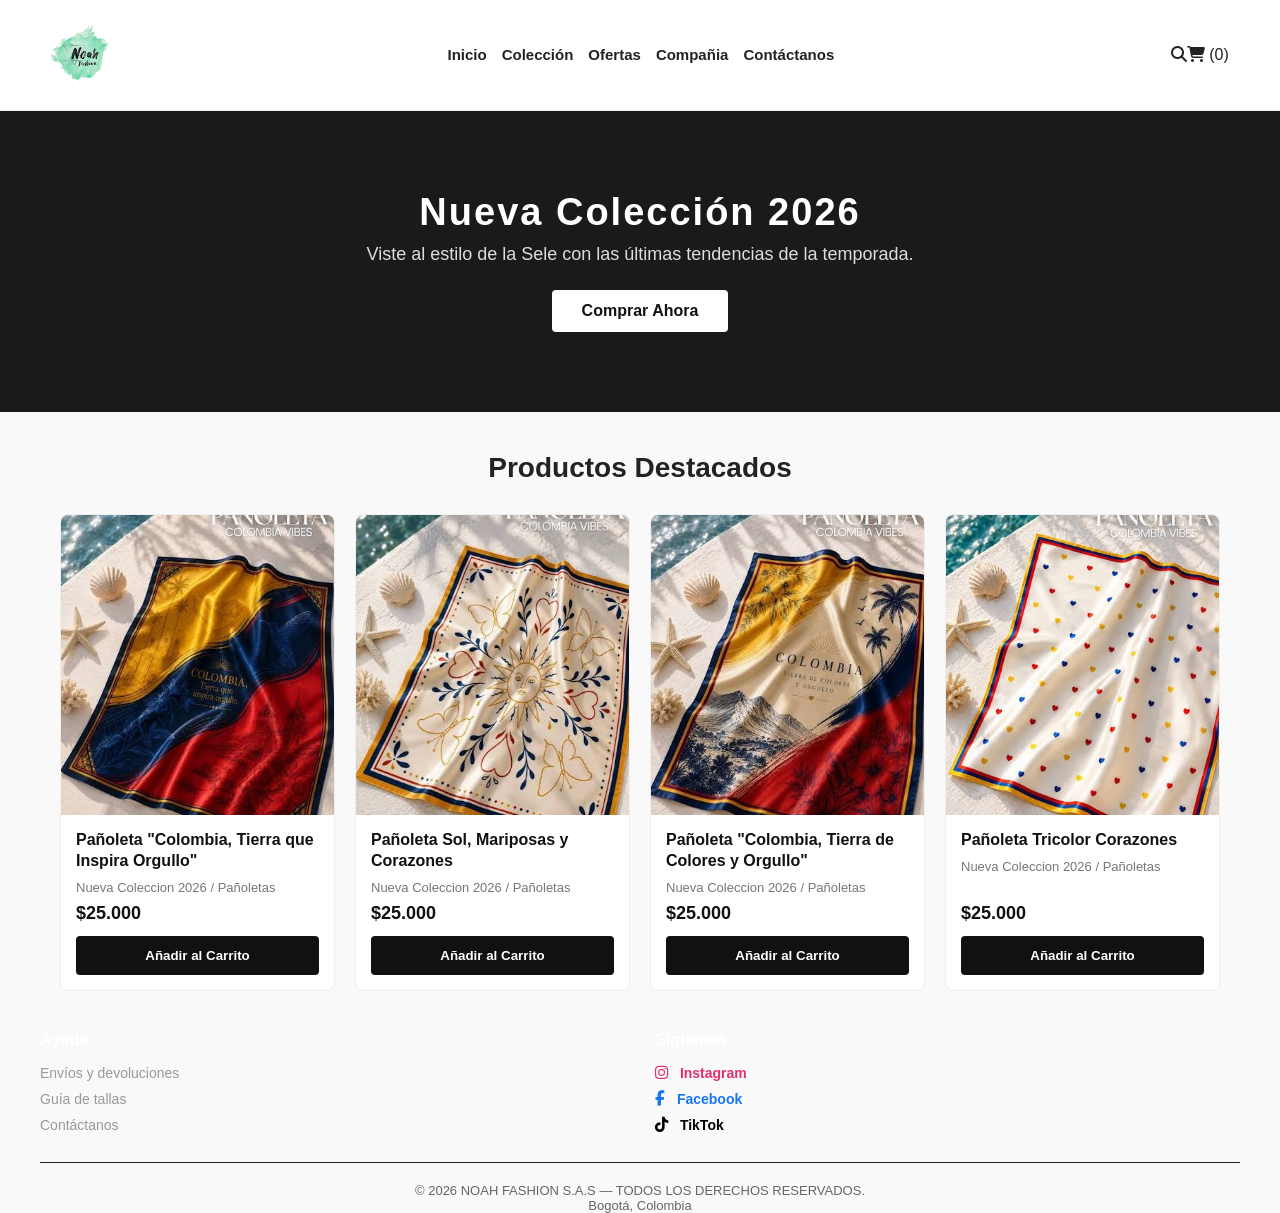
<file: index.html>
<!DOCTYPE html>
<html lang="en">
<head>
    <meta charset="UTF-8">
    <meta name="viewport" content="width=device-width, initial-scale=1.0">
    <link rel="stylesheet" href="https://cdnjs.cloudflare.com/ajax/libs/font-awesome/6.5.1/css/all.min.css">
    <link rel="stylesheet" href="CSS/main.css">
    <title> Noah Fashion | Tienda de Ropa Casual y Tendencias </title>
    <meta name="description" content="Descubre la mejor ropa urbana y de moda casual para hombre y mujer. Envíos a toda Bogotá y calidad garantizada.">
    <meta name="keywords" content="ropa urbana, moda, camisetas, jeans, ropa casual, tienda de ropa">
    <meta name="author" content="Noah Fashion">
    <meta property="og:title" content="Noah Fashion - Tienda Online">
    <meta property="og:description" content="Define tu estilo con las últimas tendencias en ropa urbana.">
    <meta property="og:type" content="website">
    <meta property="og:image" content="https://noah-fashion.netlify.app/img/banner-og.jpg">
</head>
<body>
    <header class="main-header">
        <div class="logo">
            <a>
                <img src="Images/NoahFa-Photoroom.png" alt="Noah Fashion Logo" class="logo-img">
            </a>
        </div>

        <nav class="nav-bar">
            <ul>
                <li><a href="index.html">Inicio</a></li>
                <li><a href="Pages/colección.html">Colección</a></li>
                <li><a href="Pages/ofertas.html" class="link-ofertas">Ofertas</a></li>
                <li><a href="Pages/compañia.html">Compañia</a></li>
                <li><a href="Pages/contáctanos.html">Contáctanos</a></li>
            </ul>
        </nav>

        <div class="user-actions">
            <a href="#buscador-modal" class="icon-btn search-trigger" title="Buscar" aria-label="Abrir buscador">
                <i class="fa-solid fa-magnifying-glass"></i>
            </a>
            <a href="#carrito" class="cart-btn" aria-label="Abrir carrito">
                <i class="fa-solid fa-cart-shopping"></i> (0)
            </a>
        </div>
    </header>

    <section id="inicio" class="hero-banner">
        <div class="hero-content">
            <h2>Nueva Colección 2026</h2>
            <p>Viste al estilo de la Sele con las últimas tendencias de la temporada.</p>
            <a href="#productos" class="btn-primary">Comprar Ahora</a>
        </div>
    </section>

    <main id="productos" class="catalog-container">
        <h2 class="section-title">Productos Destacados</h2>

        <div class="products-grid">
            
            <article class="product-card">
                <div class="product-image">
                    <img src="Images/pañoleta1.jpg" alt="Pañoleta Tricolor">
                </div>
                <div class="product-info">
                    <h3>Pañoleta "Colombia, Tierra que Inspira Orgullo"</h3>
                    <p class="category">Nueva Coleccion 2026 / Pañoletas</p>
                    <p class="price">$25.000</p>
                    <button class="btn-add">Añadir al Carrito</button>
                </div>
            </article>

            <article class="product-card">
                <div class="product-image">
                    <img src="Images/pañoleta2.jpg" alt="Pañoleta Mariposas">
                </div>
                <div class="product-info">
                    <h3>Pañoleta Sol, Mariposas y Corazones</h3>
                    <p class="category">Nueva Coleccion 2026 / Pañoletas</p>
                    <p class="price">$25.000</p>
                    <button class="btn-add">Añadir al Carrito</button>
                </div>
            </article>

            <article class="product-card">
                <div class="product-image">
                    <img src="Images/pañoleta3.jpg" alt="Pañoleta Tricolor y Blanco">
                </div>
                <div class="product-info">
                    <h3>Pañoleta "Colombia, Tierra de Colores y Orgullo"</h3>
                    <p class="category">Nueva Coleccion 2026 / Pañoletas</p>
                    <p class="price">$25.000</p>
                    <button class="btn-add">Añadir al Carrito</button>
                </div>
            </article>

            <article class="product-card">
                <div class="product-image">
                    <img src="Images/pañoleta4.jpg" alt="Pañoleta Tricolor Corazones">
                </div>
                <div class="product-info">
                    <h3>Pañoleta Tricolor Corazones</h3>
                    <p class="category">Nueva Coleccion 2026 / Pañoletas</p>
                    <p class="price">$25.000</p>
                    <button class="btn-add">Añadir al Carrito</button>
                </div>
            </article>
        </div>
    </main>

    <script src="JS/main.js"></script>

    <div id="buscador-modal" class="search-modal">
        <div class="search-modal-content">
            <a href="#" class="close-search">&times;</a>
            <h3>¿Qué estás buscando?</h3>
            <form action="#" method="GET" class="modal-search-form">
                <input type="text" placeholder="Escribe aquí (ej. Camiseta, Jean...)" required>
                <button type="submit" class="btn-primary">Buscar</button>
            </form>
        </div>
    </div>

    <!-- MODAL DEL CARRITO DE COMPRAS -->
    <div id="carrito-modal" class="search-modal">
        <div class="search-modal-content cart-modal-content">
            <a href="#" id="close-cart" class="close-search">&times;</a>
            <h3><i class="fa-solid fa-cart-shopping"></i> Tu Carrito</h3>
            <!-- Lista dinámica de productos -->
            <div id="lista-carrito" class="cart-items-container">
            <!-- Se llena automáticamente con JS -->
            </div>
            <div class="cart-total-box">
                <span>Total:</span>
                <strong id="total-carrito">$0</strong>
            </div>
            
            <div class="cart-actions">
                <button id="vaciar-carrito" class="btn-secondary">Vaciar</button>
                <button id="finalizar-compra" class="btn-checkout-whatsapp">
                    <i class="fa-brands fa-whatsapp"></i> Finalizar por WhatsApp
                </button>
            </div>
        </div>
    </div>

    <!-- MODAL 1: ENVÍOS Y DEVOLUCIONES -->
    <div id="modal-envios" class="search-modal">
        <div class="search-modal-content help-modal-content">
            <a href="#" class="close-search close-help">&times;</a>
            
            <h3><i class="fa-solid fa-truck-fast"></i> Envíos y Devoluciones</h3>
            <div class="help-body">
                <h4>🚚 Políticas de Envío</h4>
                <ul>
                    <li><strong>Envíos Nacionales:</strong> Entrega en 2 a 5 días hábiles a todo el país.</li>
                    <li><strong>Envío Gratis:</strong> En compras superiores a $150.000 COP.</li>
                    <li><strong>Rastreo:</strong> Recibirás un código de seguimiento a tu correo una vez despachado.</li>
                </ul>
                <hr class="help-divider">
                <h4>🔄 Devoluciones y Cambios</h4>
                <ul>
                    <li>Tienes hasta <strong>30 días calendario</strong> tras recibir tu compra para solicitar un cambio.</li>
                    <li>Las prendas deben estar sin usar, con sus etiquetas originales e higiénicas.</li>
                    <li>El primer cambio por talla es 100% gratuito.</li>
                </ul>
            </div>
        </div>
    </div>
    
    <!-- MODAL 2: GUÍA DE TALLAS -->
    <div id="modal-tallas" class="search-modal">
        <div class="search-modal-content help-modal-content">
            <a href="#" class="close-search close-help">&times;</a>
            
            <h3><i class="fa-solid fa-ruler-combined"></i> Guía de Tallas</h3>
            
            <div class="help-body">
                <p>Usa esta tabla como referencia para encontrar tu talla ideal en Noah Fashion:</p>
                
                <table class="size-table">
                    <thead>
                        <tr>
                            <th>Talla</th>
                            <th>Pecho (cm)</th>
                            <th>Cintura (cm)</th>
                            <th>Cadera (cm)</th>
                        </tr>
                    </thead>
                    <tbody>
                        <tr>
                            <td><strong>S</strong></td>
                            <td>88 - 94</td>
                            <td>74 - 80</td>
                            <td>90 - 96</td>
                        </tr>
                        <tr>
                            <td><strong>M</strong></td>
                            <td>95 - 101</td>
                            <td>81 - 87</td>
                            <td>97 - 103</td>
                        </tr>
                        <tr>
                            <td><strong>L</strong></td>
                            <td>102 - 108</td>
                            <td>88 - 94</td>
                            <td>104 - 110</td>
                        </tr>
                        <tr>
                            <td><strong>XL</strong></td>
                            <td>109 - 115</td>
                            <td>95 - 101</td>
                            <td>111 - 117</td>
                        </tr>
                    </tbody>
                </table>
                
                <p class="size-tip">💡 <em>Tip: Si estás entre dos tallas, te recomendamos elegir la más grande para un ajuste oversize más cómodo.</em></p>
            </div>
        </div>
    </div>
    
    <footer>
        <div class="footer-sections">
            <div class="footer-box">
                <h4>Ayuda</h4>
                <ul class="footer-links">
                    <li><a href="#modal-envios" class="open-help-modal">Envíos y devoluciones</a></li>
                    <li><a href="#modal-tallas" class="open-help-modal">Guía de tallas</a></li>
                    <li><a href="contáctanos.html">Contáctanos</a></li>
                </ul>
            </div>
            <div class="footer-box">
                <h4>Síguenos</h4>
                <ul class="social-list">

                    <li>
                        <a href="https://instagram.com" target="_blank" rel="noopener" class="social-link instagram"><i class="fa-brands fa-instagram"></i> Instagram </a>
                    </li>
                    <li>
                        <a href="https://facebook.com" target="_blank" rel="noopener" class="social-link facebook"><i class="fa-brands fa-facebook-f"></i> Facebook</a>
                    </li>
                    <li>
                        <a href="https://tiktok.com" target="_blank" rel="noopener" class="social-link tiktok"><i class="fa-brands fa-tiktok"></i> TikTok</a>
                    </li>
                </ul>
            </div>
        </div>
        <div class="footer-bottom">
            <p>&copy; 2026 NOAH FASHION S.A.S — TODOS LOS DERECHOS RESERVADOS.</p>
            <P>Bogotá, Colombia</P>
        </div>
    </footer>
</body>
</html>
</file>
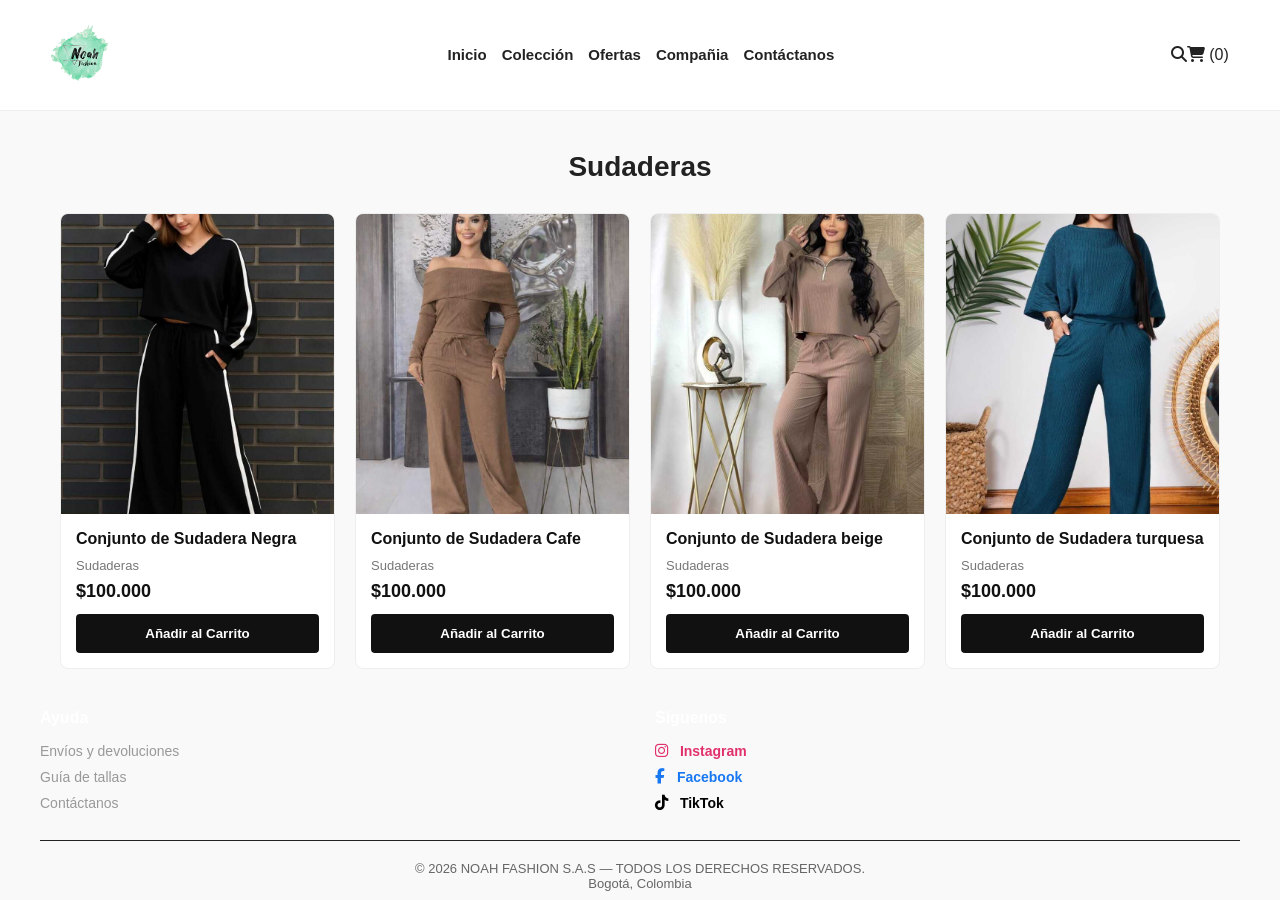
<file: colección.html>
<!DOCTYPE html>
<html lang="es">
<head>
    <meta charset="UTF-8">
    <meta name="viewport" content="width=device-width, initial-scale=1.0">
    <link rel="stylesheet" href="https://cdnjs.cloudflare.com/ajax/libs/font-awesome/6.5.1/css/all.min.css">
    <link rel="stylesheet" href="CSS/main.css">
    <title> Noah Fashion | Tienda de Ropa Casual y Tendencias </title>
    <meta name="description" content="Descubre la mejor ropa urbana y de moda casual para hombre y mujer. Envíos a toda Bogotá y calidad garantizada.">
    <meta name="keywords" content="ropa urbana, moda, camisetas, jeans, ropa casual, tienda de ropa">
    <meta name="author" content="Noah Fashion">
    <meta property="og:title" content="Noah Fashion - Tienda Online">
    <meta property="og:description" content="Define tu estilo con las últimas tendencias en ropa urbana.">
    <meta property="og:type" content="website">
    <meta property="og:image" content="https://noah-fashion.netlify.app/img/banner-og.jpg">
</head>
<body>

    <header class="main-header">
        <div class="logo">
            <a>
                <img src="Images/NoahFa-Photoroom.png" alt="Noah Fashion Logo" class="logo-img">
            </a>
        </div>

        <nav class="nav-bar">
            <ul>
                <li><a href="index.html">Inicio</a></li>
                <li><a href="colección.html">Colección</a></li>
                <li><a href="ofertas.html" class="link-ofertas">Ofertas</a></li>
                <li><a href="compañia.html">Compañia</a></li>
                <li><a href="contáctanos.html">Contáctanos</a></li>
            </ul>
        </nav>

        <div class="user-actions">
            <a href="#buscador-modal" class="icon-btn search-trigger" title="Buscar" aria-label="Abrir buscador">
                <i class="fa-solid fa-magnifying-glass"></i>
            </a>
            <a href="#carrito" class="cart-btn" aria-label="Abrir carrito">
                <i class="fa-solid fa-cart-shopping"></i> (0)
            </a>
        </div>
    </header>

    <main class="catalog-container">
        <h2 class="section-title"> Sudaderas </h2>
        
        <div class="products-grid">
            <article class="product-card">
                <div class="product-image">
                    <img src="Images/Sudadera negra.jpeg" alt="Sudadera Negra">
                </div>
                <div class="product-info">
                    <h3>Conjunto de Sudadera Negra</h3>
                    <p class="category"> Sudaderas </p>
                    <p class="price">$100.000</p>
                    <button class="btn-add">Añadir al Carrito</button>
                </div>
            </article>

            <article class="product-card">
                <div class="product-image">
                    <img src="Images/Sudadera cafe.jpeg" alt="Sudadera cafe">
                </div>
                <div class="product-info">
                    <h3>Conjunto de Sudadera Cafe</h3>
                    <p class="category">Sudaderas</p>
                    <p class="price">$100.000</p>
                    <button class="btn-add">Añadir al Carrito</button>
                </div>
            </article>

            <article class="product-card">
                <div class="product-image">
                    <img src="Images/Sudadera beige.jpeg" alt="Sudadera beige">
                </div>
                <div class="product-info">
                    <h3>Conjunto de Sudadera beige</h3>
                    <p class="category">Sudaderas</p>
                    <p class="price">$100.000</p>
                    <button class="btn-add">Añadir al Carrito</button>
                </div>
            </article>

            <article class="product-card">
                <div class="product-image">
                    <img src="Images/Sudadera turquesa.jpeg" alt="Sudadera turquesa">
                </div>
                <div class="product-info">
                    <h3>Conjunto de Sudadera turquesa</h3>
                    <p class="category">Sudaderas</p>
                    <p class="price">$100.000</p>
                    <button class="btn-add">Añadir al Carrito</button>
                </div>
            </article>
        </div>
    </main>

    <script src="main.js"></script>

    <div id="buscador-modal" class="search-modal">
        <div class="search-modal-content">
            <a href="#" class="close-search">&times;</a>
            <h3>¿Qué estás buscando?</h3>
            <form action="#" method="GET" class="modal-search-form">
                <input type="text" placeholder="Escribe aquí (ej. Camiseta, Jean...)" required>
                <button type="submit" class="btn-primary">Buscar</button>
            </form>
        </div>
    </div>

    <!-- MODAL DEL CARRITO DE COMPRAS -->
    <div id="carrito-modal" class="search-modal">
        <div class="search-modal-content cart-modal-content">
            <a href="#" id="close-cart" class="close-search">&times;</a>
            <h3><i class="fa-solid fa-cart-shopping"></i> Tu Carrito</h3>
            <!-- Lista dinámica de productos -->
            <div id="lista-carrito" class="cart-items-container">
            <!-- Se llena automáticamente con JS -->
            </div>
            <div class="cart-total-box">
                <span>Total:</span>
                <strong id="total-carrito">$0</strong>
            </div>
            
            <div class="cart-actions">
                <button id="vaciar-carrito" class="btn-secondary">Vaciar</button>
                <button id="finalizar-compra" class="btn-checkout-whatsapp">
                    <i class="fa-brands fa-whatsapp"></i> Finalizar por WhatsApp
                </button>
            </div>
        </div>
    </div>

    <!-- MODAL 1: ENVÍOS Y DEVOLUCIONES -->
    <div id="modal-envios" class="search-modal">
        <div class="search-modal-content help-modal-content">
            <a href="#" class="close-search close-help">&times;</a>
            
            <h3><i class="fa-solid fa-truck-fast"></i> Envíos y Devoluciones</h3>
            <div class="help-body">
                <h4>🚚 Políticas de Envío</h4>
                <ul>
                    <li><strong>Envíos Nacionales:</strong> Entrega en 2 a 5 días hábiles a todo el país.</li>
                    <li><strong>Envío Gratis:</strong> En compras superiores a $150.000 COP.</li>
                    <li><strong>Rastreo:</strong> Recibirás un código de seguimiento a tu correo una vez despachado.</li>
                </ul>
                <hr class="help-divider">
                <h4>🔄 Devoluciones y Cambios</h4>
                <ul>
                    <li>Tienes hasta <strong>30 días calendario</strong> tras recibir tu compra para solicitar un cambio.</li>
                    <li>Las prendas deben estar sin usar, con sus etiquetas originales e higiénicas.</li>
                    <li>El primer cambio por talla es 100% gratuito.</li>
                </ul>
            </div>
        </div>
    </div>
    
    <!-- MODAL 2: GUÍA DE TALLAS -->
    <div id="modal-tallas" class="search-modal">
        <div class="search-modal-content help-modal-content">
            <a href="#" class="close-search close-help">&times;</a>
            
            <h3><i class="fa-solid fa-ruler-combined"></i> Guía de Tallas</h3>
            
            <div class="help-body">
                <p>Usa esta tabla como referencia para encontrar tu talla ideal en Noah Fashion:</p>
                
                <table class="size-table">
                    <thead>
                        <tr>
                            <th>Talla</th>
                            <th>Pecho (cm)</th>
                            <th>Cintura (cm)</th>
                            <th>Cadera (cm)</th>
                        </tr>
                    </thead>
                    <tbody>
                        <tr>
                            <td><strong>S</strong></td>
                            <td>88 - 94</td>
                            <td>74 - 80</td>
                            <td>90 - 96</td>
                        </tr>
                        <tr>
                            <td><strong>M</strong></td>
                            <td>95 - 101</td>
                            <td>81 - 87</td>
                            <td>97 - 103</td>
                        </tr>
                        <tr>
                            <td><strong>L</strong></td>
                            <td>102 - 108</td>
                            <td>88 - 94</td>
                            <td>104 - 110</td>
                        </tr>
                        <tr>
                            <td><strong>XL</strong></td>
                            <td>109 - 115</td>
                            <td>95 - 101</td>
                            <td>111 - 117</td>
                        </tr>
                    </tbody>
                </table>
                
                <p class="size-tip">💡 <em>Tip: Si estás entre dos tallas, te recomendamos elegir la más grande para un ajuste oversize más cómodo.</em></p>
            </div>
        </div>
    </div>

    <footer>
        <div class="footer-sections">
            <div class="footer-box">
                <h4>Ayuda</h4>
                <ul class="footer-links">
                    <li><a href="#modal-envios" class="open-help-modal">Envíos y devoluciones</a></li>
                    <li><a href="#modal-tallas" class="open-help-modal">Guía de tallas</a></li>
                    <li><a href="contáctanos.html">Contáctanos</a></li>
                </ul>
            </div>
            <div class="footer-box">
                <h4>Síguenos</h4>
                <ul class="social-list">

                    <li>
                        <a href="https://instagram.com" target="_blank" rel="noopener" class="social-link instagram"><i class="fa-brands fa-instagram"></i> Instagram </a>
                    </li>
                    <li>
                        <a href="https://facebook.com" target="_blank" rel="noopener" class="social-link facebook"><i class="fa-brands fa-facebook-f"></i> Facebook</a>
                    </li>
                    <li>
                        <a href="https://tiktok.com" target="_blank" rel="noopener" class="social-link tiktok"><i class="fa-brands fa-tiktok"></i> TikTok</a>
                    </li>
                </ul>
            </div>
        </div>
        <div class="footer-bottom">
            <p>&copy; 2026 NOAH FASHION S.A.S — TODOS LOS DERECHOS RESERVADOS.</p>
            <P>Bogotá, Colombia</P>
        </div>
    </footer>

</body>
</html>
</file>
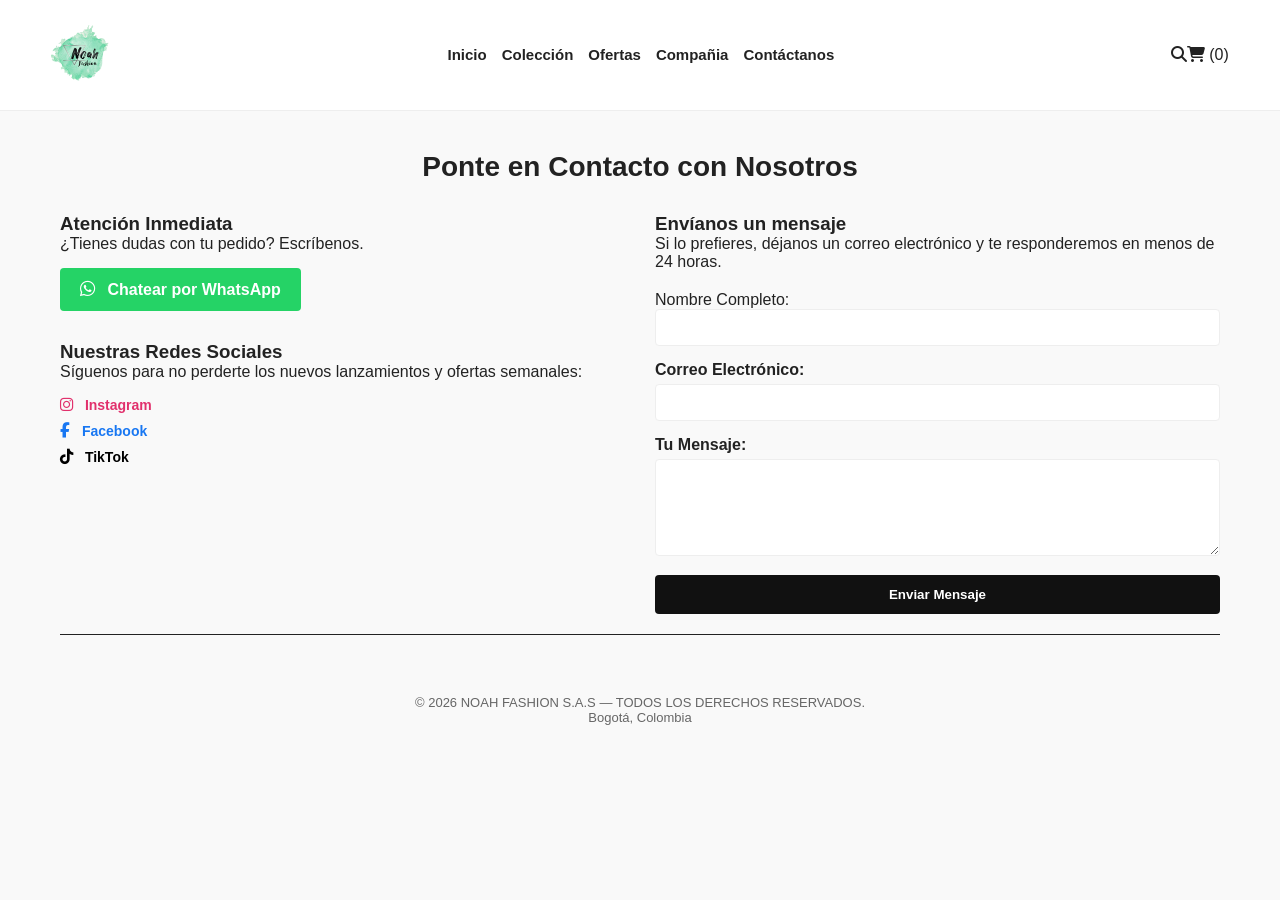
<file: contáctanos.html>
<!DOCTYPE html>
<html lang="es">
<head>
    <meta charset="UTF-8">
    <meta name="viewport" content="width=device-width, initial-scale=1.0">
    <link rel="stylesheet" href="https://cdnjs.cloudflare.com/ajax/libs/font-awesome/6.5.1/css/all.min.css">
    <link rel="stylesheet" href="CSS/main.css">
    <title> Noah Fashion | Tienda de Ropa Casual y Tendencias </title>
    <meta name="description" content="Descubre la mejor ropa urbana y de moda casual para hombre y mujer. Envíos a toda Bogotá y calidad garantizada.">
    <meta name="keywords" content="ropa urbana, moda, camisetas, jeans, ropa casual, tienda de ropa">
    <meta name="author" content="Noah Fashion">
    <meta property="og:title" content="Noah Fashion - Tienda Online">
    <meta property="og:description" content="Define tu estilo con las últimas tendencias en ropa urbana.">
    <meta property="og:type" content="website">
    <meta property="og:image" content="https://noah-fashion.netlify.app/img/banner-og.jpg">
</head>
<body>

    <header class="main-header">
        <div class="logo">
            <a>
                <img src="Images/NoahFa-Photoroom.png" alt="Noah Fashion Logo" class="logo-img">
            </a>
        </div>
        <nav class="nav-bar">
            <ul>
                <li><a href="index.html">Inicio</a></li>
                <li><a href="colección.html">Colección</a></li>
                <li><a href="ofertas.html" class="link-ofertas">Ofertas</a></li>
                <li><a href="compañia.html">Compañia</a></li>
                <li><a href="contáctanos.html">Contáctanos</a></li>
            </ul>
        </nav>
        <div class="user-actions">
            <a href="#buscador-modal" class="icon-btn search-trigger" title="Buscar" aria-label="Abrir buscador">
                <i class="fa-solid fa-magnifying-glass"></i>
            </a>
            <a href="#carrito" class="cart-btn" aria-label="Abrir carrito">
                <i class="fa-solid fa-cart-shopping"></i> (0)
            </a>
        </div>
    </header>

    <main class="catalog-container">
        <h2 class="section-title">Ponte en Contacto con Nosotros</h2>
        
        <div class="footer-sections contact-container">
            
            <div class="footer-box contact-box contact-box-left">
                <h3>Atención Inmediata</h3>
                <p>¿Tienes dudas con tu pedido? Escríbenos.</p>
                
                <a href="https://wa.me/573203135812?text=Hola!%20Me%20gustaría%20hacer%20un%20pedido%20en%20la%20tienda%20Noah%20Fashion" 
                   target="_blank" 
                   class="btn-primary btn-whatsapp">
                   <i class="fa-brands fa-whatsapp"></i> Chatear por WhatsApp
                </a>

                <h3>Nuestras Redes Sociales</h3>
                <p>Síguenos para no perderte los nuevos lanzamientos y ofertas semanales:</p>
                
                <ul class="social-list">

                    <li>
                        <a href="https://instagram.com" target="_blank" rel="noopener" class="social-link instagram"><i class="fa-brands fa-instagram"></i> Instagram </a>
                    </li>
                    <li>
                        <a href="https://facebook.com" target="_blank" rel="noopener" class="social-link facebook"><i class="fa-brands fa-facebook-f"></i> Facebook</a>
                    </li>
                    <li>
                        <a href="https://tiktok.com" target="_blank" rel="noopener" class="social-link tiktok"><i class="fa-brands fa-tiktok"></i> TikTok</a>
                    </li>
                </ul>
            </div>

            <div class="footer-box contact-box">
                <h3>Envíanos un mensaje</h3>
                <p>Si lo prefieres, déjanos un correo electrónico y te responderemos en menos de 24 horas.</p>
                
                <form action="#" method="POST" class="contact-form">
                    <div class="form-group">
                        <label">Nombre Completo:</label>
                        <input type="text" class="form-control" required>
                    </div>
                    
                    <div class="form-group">
                        <label>Correo Electrónico:</label>
                        <input type="email" class="form-control" required>
                    </div>
                    
                    <div class="form-group">
                        <label>Tu Mensaje:</label>
                        <textarea class="form-control" rows="5" required></textarea>
                    </div>
                    
                    <button type="submit" class="btn-add">Enviar Mensaje</button>
                </form>
            </div>

        </div>
    </main>

    <script src="main.js"></script>

    <div id="buscador-modal" class="search-modal">
        <div class="search-modal-content">
            <a href="#" class="close-search">&times;</a>
            <h3>¿Qué estás buscando?</h3>
            <form action="#" method="GET" class="modal-search-form">
                <input type="text" placeholder="Escribe aquí (ej. Camiseta, Jean...)" required>
                <button type="submit" class="btn-primary">Buscar</button>
            </form>
        </div>
    </div>

    <!-- MODAL DEL CARRITO DE COMPRAS -->
    <div id="carrito-modal" class="search-modal">
        <div class="search-modal-content cart-modal-content">
            <a href="#" id="close-cart" class="close-search">&times;</a>
            <h3><i class="fa-solid fa-cart-shopping"></i> Tu Carrito</h3>
            <!-- Lista dinámica de productos -->
             <div id="lista-carrito" class="cart-items-container">
            <!-- Se llena automáticamente con JS -->
            </div>
            <div class="cart-total-box">
                <span>Total:</span>
                <strong id="total-carrito">$0</strong>
            </div>
            
            <div class="cart-actions">
                <button id="vaciar-carrito" class="btn-secondary">Vaciar</button>
                <button id="finalizar-compra" class="btn-checkout-whatsapp">
                    <i class="fa-brands fa-whatsapp"></i> Finalizar por WhatsApp
                </button>
            </div>
        </div>
    </div>

    <footer>
        <div class="footer-bottom">
            <p>&copy; 2026 NOAH FASHION S.A.S — TODOS LOS DERECHOS RESERVADOS.</p>
            <P>Bogotá, Colombia</P>
        </div>
    </footer>

</body>
</html>
</file>
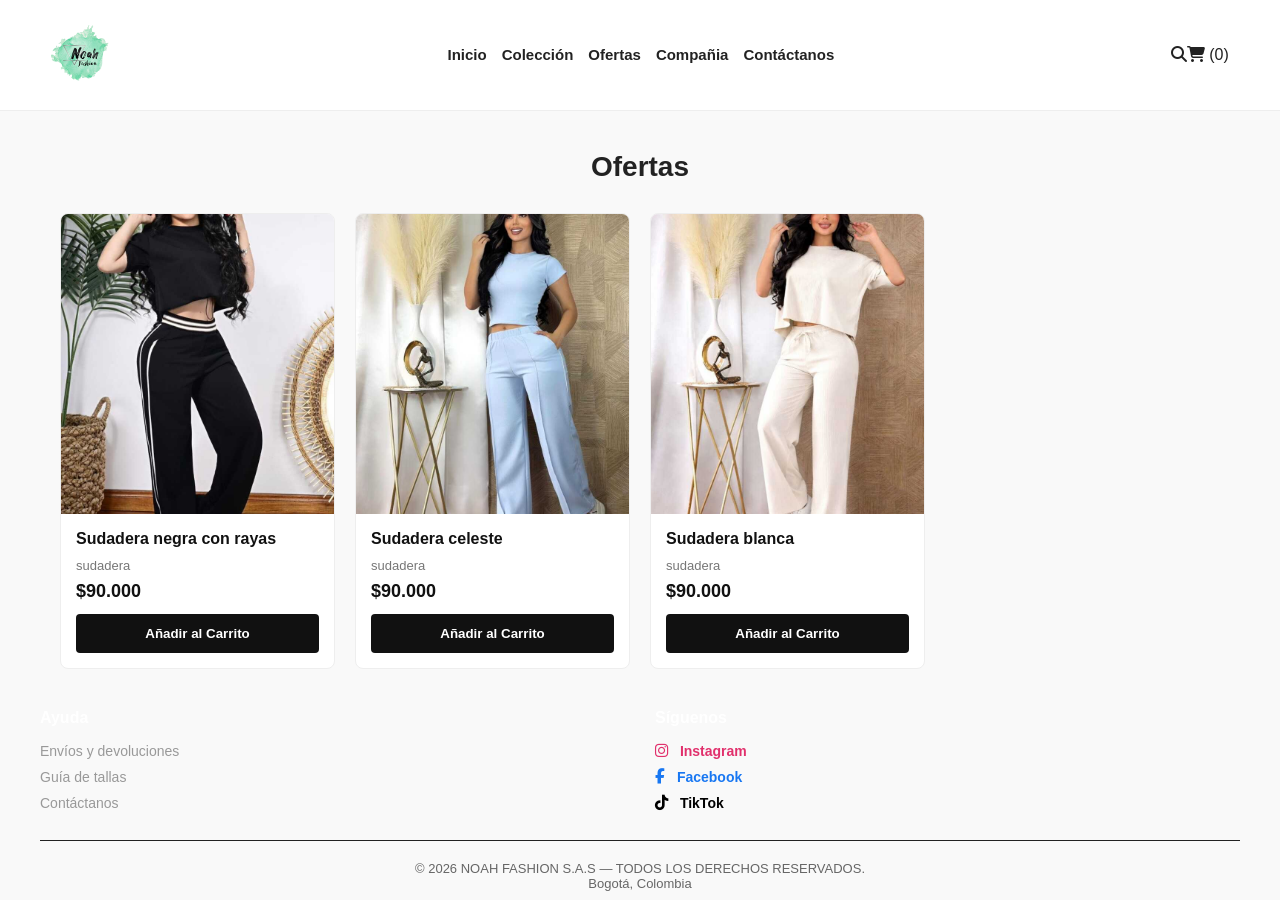
<file: ofertas.html>
<!DOCTYPE html>
<html lang="es">
<head>
    <meta charset="UTF-8">
    <meta name="viewport" content="width=device-width, initial-scale=1.0">
    <link rel="stylesheet" href="https://cdnjs.cloudflare.com/ajax/libs/font-awesome/6.5.1/css/all.min.css">
    <link rel="stylesheet" href="CSS/main.css">
    <title> Noah Fashion | Tienda de Ropa Casual y Tendencias </title>
    <meta name="description" content="Descubre la mejor ropa urbana y de moda casual para hombre y mujer. Envíos a toda Bogotá y calidad garantizada.">
    <meta name="keywords" content="ropa urbana, moda, camisetas, jeans, ropa casual, tienda de ropa">
    <meta name="author" content="Noah Fashion">
    <meta property="og:title" content="Noah Fashion - Tienda Online">
    <meta property="og:description" content="Define tu estilo con las últimas tendencias en ropa urbana.">
    <meta property="og:type" content="website">
    <meta property="og:image" content="https://noah-fashion.netlify.app/img/banner-og.jpg">
</head>
<body>

    <header class="main-header">
         <div class="logo">
            <a>
                <img src="Images/NoahFa-Photoroom.png" alt="Noah Fashion Logo" class="logo-img">
            </a>
        </div>
        <nav class="nav-bar">
            <ul>
                <li><a href="index.html">Inicio</a></li>
                <li><a href="colección.html">Colección</a></li>
                <li><a href="ofertas.html" class="link-ofertas">Ofertas</a></li>
                <li><a href="compañia.html">Compañia</a></li>
                <li><a href="contáctanos.html">Contáctanos</a></li>
            </ul>
        </nav>
        <div class="user-actions">
            <a href="#buscador-modal" class="icon-btn search-trigger" title="Buscar" aria-label="Abrir buscador">
                <i class="fa-solid fa-magnifying-glass"></i>
            </a>
            <a href="#carrito" class="cart-btn" aria-label="Abrir carrito">
                <i class="fa-solid fa-cart-shopping"></i> (0)
            </a>
        </div>
    </header>

    <main class="catalog-container">
        <h2 class="section-title">Ofertas</h2>
        
        <div class="products-grid">
        
            <article class="product-card">
                <div class="product-image">
                    <img src="Images/Sudadera negra con rayas.jpeg" alt="Sudadera negra con rayas">
                </div>
                <div class="product-info">
                    <h3>Sudadera negra con rayas</h3>
                    <p class="category">sudadera</p>
                    <p class="price">$90.000</p>
                    <button class="btn-add">Añadir al Carrito</button>
                </div>
            </article>

            <article class="product-card">
                    <div class="product-image">
                    <img src="Images/Sudadera celeste.jpeg" alt="Sudadera celeste">
                </div>
                <div class="product-info">
                    <h3>Sudadera celeste</h3>
                    <p class="category">sudadera</p>
                    <p class="price">$90.000</p>
                    <button class="btn-add">Añadir al Carrito</button>
                </div>
            </article>

            <article class="product-card">
                    <div class="product-image">
                    <img src="Images/Sudadera blanca.jpeg" alt="Sudadera blanca">
                </div>
                <div class="product-info">
                    <h3>Sudadera blanca</h3>
                    <p class="category">sudadera</p>
                    <p class="price">$90.000</p>
                    <button class="btn-add">Añadir al Carrito</button>
                </div>
            </article>
        </div>   
    </main>

    <script src="main.js"></script>

    <div id="buscador-modal" class="search-modal">
        <div class="search-modal-content">
            <a href="#" class="close-search">&times;</a>
            <h3>¿Qué estás buscando?</h3>
            <form action="#" method="GET" class="modal-search-form">
                <input type="text" placeholder="Escribe aquí (ej. Camiseta, Jean...)" required>
                <button type="submit" class="btn-primary">Buscar</button>
            </form>
        </div>
    </div>

    <!-- MODAL DEL CARRITO DE COMPRAS -->
    <div id="carrito-modal" class="search-modal">
        <div class="search-modal-content cart-modal-content">
            <a href="#" id="close-cart" class="close-search">&times;</a>
            <h3><i class="fa-solid fa-cart-shopping"></i> Tu Carrito</h3>
            <!-- Lista dinámica de productos -->
            <div id="lista-carrito" class="cart-items-container">
            <!-- Se llena automáticamente con JS -->
            </div>
            <div class="cart-total-box">
                <span>Total:</span>
                <strong id="total-carrito">$0</strong>
            </div>
            
            <div class="cart-actions">
                <button id="vaciar-carrito" class="btn-secondary">Vaciar</button>
                <button id="finalizar-compra" class="btn-checkout-whatsapp">
                    <i class="fa-brands fa-whatsapp"></i> Finalizar por WhatsApp
                </button>
            </div>
        </div>
    </div>

    <!-- MODAL 1: ENVÍOS Y DEVOLUCIONES -->
    <div id="modal-envios" class="search-modal">
        <div class="search-modal-content help-modal-content">
            <a href="#" class="close-search close-help">&times;</a>
            
            <h3><i class="fa-solid fa-truck-fast"></i> Envíos y Devoluciones</h3>
            <div class="help-body">
                <h4>🚚 Políticas de Envío</h4>
                <ul>
                    <li><strong>Envíos Nacionales:</strong> Entrega en 2 a 5 días hábiles a todo el país.</li>
                    <li><strong>Envío Gratis:</strong> En compras superiores a $150.000 COP.</li>
                    <li><strong>Rastreo:</strong> Recibirás un código de seguimiento a tu correo una vez despachado.</li>
                </ul>
                <hr class="help-divider">
                <h4>🔄 Devoluciones y Cambios</h4>
                <ul>
                    <li>Tienes hasta <strong>30 días calendario</strong> tras recibir tu compra para solicitar un cambio.</li>
                    <li>Las prendas deben estar sin usar, con sus etiquetas originales e higiénicas.</li>
                    <li>El primer cambio por talla es 100% gratuito.</li>
                </ul>
            </div>
        </div>
    </div>
    
    <!-- MODAL 2: GUÍA DE TALLAS -->
    <div id="modal-tallas" class="search-modal">
        <div class="search-modal-content help-modal-content">
            <a href="#" class="close-search close-help">&times;</a>
            
            <h3><i class="fa-solid fa-ruler-combined"></i> Guía de Tallas</h3>
            
            <div class="help-body">
                <p>Usa esta tabla como referencia para encontrar tu talla ideal en Noah Fashion:</p>
                
                <table class="size-table">
                    <thead>
                        <tr>
                            <th>Talla</th>
                            <th>Pecho (cm)</th>
                            <th>Cintura (cm)</th>
                            <th>Cadera (cm)</th>
                        </tr>
                    </thead>
                    <tbody>
                        <tr>
                            <td><strong>S</strong></td>
                            <td>88 - 94</td>
                            <td>74 - 80</td>
                            <td>90 - 96</td>
                        </tr>
                        <tr>
                            <td><strong>M</strong></td>
                            <td>95 - 101</td>
                            <td>81 - 87</td>
                            <td>97 - 103</td>
                        </tr>
                        <tr>
                            <td><strong>L</strong></td>
                            <td>102 - 108</td>
                            <td>88 - 94</td>
                            <td>104 - 110</td>
                        </tr>
                        <tr>
                            <td><strong>XL</strong></td>
                            <td>109 - 115</td>
                            <td>95 - 101</td>
                            <td>111 - 117</td>
                        </tr>
                    </tbody>
                </table>
                
                <p class="size-tip">💡 <em>Tip: Si estás entre dos tallas, te recomendamos elegir la más grande para un ajuste oversize más cómodo.</em></p>
            </div>
        </div>
    </div>

    <footer>
        <div class="footer-sections">
            <div class="footer-box">
                <h4>Ayuda</h4>
                <ul class="footer-links">
                    <li><a href="#modal-envios" class="open-help-modal">Envíos y devoluciones</a></li>
                    <li><a href="#modal-tallas" class="open-help-modal">Guía de tallas</a></li>
                    <li><a href="contáctanos.html">Contáctanos</a></li>
                </ul>
            </div>
            <div class="footer-box">
                <h4>Síguenos</h4>
                <ul class="social-list">

                    <li>
                        <a href="https://instagram.com" target="_blank" rel="noopener" class="social-link instagram"><i class="fa-brands fa-instagram"></i> Instagram </a>
                    </li>
                    <li>
                        <a href="https://facebook.com" target="_blank" rel="noopener" class="social-link facebook"><i class="fa-brands fa-facebook-f"></i> Facebook</a>
                    </li>
                    <li>
                        <a href="https://tiktok.com" target="_blank" rel="noopener" class="social-link tiktok"><i class="fa-brands fa-tiktok"></i> TikTok</a>
                    </li>
                </ul>
            </div>
        </div>
        <div class="footer-bottom">
            <p>&copy; 2026 NOAH FASHION S.A.S — TODOS LOS DERECHOS RESERVADOS.</p>
            <P>Bogotá, Colombia</P>
        </div>
    </footer>
</body>
</html>
</file>
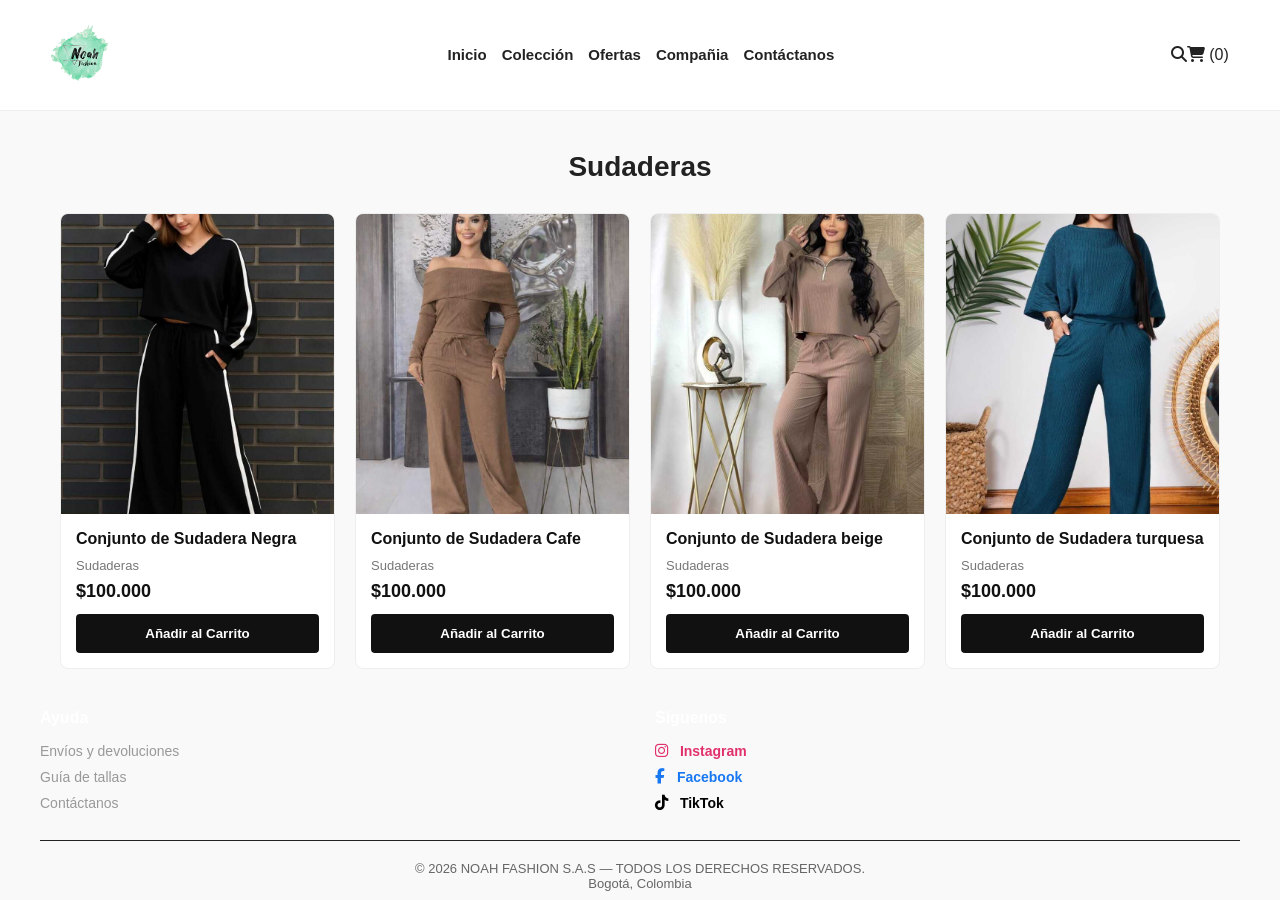
<file: Pages/colección.html>
<!DOCTYPE html>
<html lang="es">
<head>
    <meta charset="UTF-8">
    <meta name="viewport" content="width=device-width, initial-scale=1.0">
    <link rel="stylesheet" href="https://cdnjs.cloudflare.com/ajax/libs/font-awesome/6.5.1/css/all.min.css">
    <link rel="stylesheet" href="../CSS/main.css">
    <title> Noah Fashion | Tienda de Ropa Casual y Tendencias </title>
    <meta name="description" content="Descubre la mejor ropa urbana y de moda casual para hombre y mujer. Envíos a toda Bogotá y calidad garantizada.">
    <meta name="keywords" content="ropa urbana, moda, camisetas, jeans, ropa casual, tienda de ropa">
    <meta name="author" content="Noah Fashion">
    <meta property="og:title" content="Noah Fashion - Tienda Online">
    <meta property="og:description" content="Define tu estilo con las últimas tendencias en ropa urbana.">
    <meta property="og:type" content="website">
    <meta property="og:image" content="https://noah-fashion.netlify.app/img/banner-og.jpg">
</head>
<body>

    <header class="main-header">
        <div class="logo">
            <a>
                <img src="../Images/NoahFa-Photoroom.png" alt="Noah Fashion Logo" class="logo-img">
            </a>
        </div>

        <nav class="nav-bar">
            <ul>
                <li><a href="../index.html">Inicio</a></li>
                <li><a href="colección.html">Colección</a></li>
                <li><a href="ofertas.html" class="link-ofertas">Ofertas</a></li>
                <li><a href="compañia.html">Compañia</a></li>
                <li><a href="contáctanos.html">Contáctanos</a></li>
            </ul>
        </nav>

        <div class="user-actions">
            <a href="#buscador-modal" class="icon-btn search-trigger" title="Buscar" aria-label="Abrir buscador">
                <i class="fa-solid fa-magnifying-glass"></i>
            </a>
            <a href="#carrito" class="cart-btn" aria-label="Abrir carrito">
                <i class="fa-solid fa-cart-shopping"></i> (0)
            </a>
        </div>
    </header>

    <main class="catalog-container">
        <h2 class="section-title"> Sudaderas </h2>
        
        <div class="products-grid">
            <article class="product-card">
                <div class="product-image">
                    <img src="../Images/Sudadera negra.jpeg" alt="Sudadera Negra">
                </div>
                <div class="product-info">
                    <h3>Conjunto de Sudadera Negra</h3>
                    <p class="category"> Sudaderas </p>
                    <p class="price">$100.000</p>
                    <button class="btn-add">Añadir al Carrito</button>
                </div>
            </article>

            <article class="product-card">
                <div class="product-image">
                    <img src="../Images/Sudadera cafe.jpeg" alt="Sudadera cafe">
                </div>
                <div class="product-info">
                    <h3>Conjunto de Sudadera Cafe</h3>
                    <p class="category">Sudaderas</p>
                    <p class="price">$100.000</p>
                    <button class="btn-add">Añadir al Carrito</button>
                </div>
            </article>

            <article class="product-card">
                <div class="product-image">
                    <img src="../Images/Sudadera beige.jpeg" alt="Sudadera beige">
                </div>
                <div class="product-info">
                    <h3>Conjunto de Sudadera beige</h3>
                    <p class="category">Sudaderas</p>
                    <p class="price">$100.000</p>
                    <button class="btn-add">Añadir al Carrito</button>
                </div>
            </article>

            <article class="product-card">
                <div class="product-image">
                    <img src="../Images/Sudadera turquesa.jpeg" alt="Sudadera turquesa">
                </div>
                <div class="product-info">
                    <h3>Conjunto de Sudadera turquesa</h3>
                    <p class="category">Sudaderas</p>
                    <p class="price">$100.000</p>
                    <button class="btn-add">Añadir al Carrito</button>
                </div>
            </article>
        </div>
    </main>

    <script src="../JS/main.js"></script>

    <div id="buscador-modal" class="search-modal">
        <div class="search-modal-content">
            <a href="#" class="close-search">&times;</a>
            <h3>¿Qué estás buscando?</h3>
            <form action="#" method="GET" class="modal-search-form">
                <input type="text" placeholder="Escribe aquí (ej. Camiseta, Jean...)" required>
                <button type="submit" class="btn-primary">Buscar</button>
            </form>
        </div>
    </div>

    <!-- MODAL DEL CARRITO DE COMPRAS -->
    <div id="carrito-modal" class="search-modal">
        <div class="search-modal-content cart-modal-content">
            <a href="#" id="close-cart" class="close-search">&times;</a>
            <h3><i class="fa-solid fa-cart-shopping"></i> Tu Carrito</h3>
            <!-- Lista dinámica de productos -->
            <div id="lista-carrito" class="cart-items-container">
            <!-- Se llena automáticamente con JS -->
            </div>
            <div class="cart-total-box">
                <span>Total:</span>
                <strong id="total-carrito">$0</strong>
            </div>
            
            <div class="cart-actions">
                <button id="vaciar-carrito" class="btn-secondary">Vaciar</button>
                <button id="finalizar-compra" class="btn-checkout-whatsapp">
                    <i class="fa-brands fa-whatsapp"></i> Finalizar por WhatsApp
                </button>
            </div>
        </div>
    </div>

    <!-- MODAL 1: ENVÍOS Y DEVOLUCIONES -->
    <div id="modal-envios" class="search-modal">
        <div class="search-modal-content help-modal-content">
            <a href="#" class="close-search close-help">&times;</a>
            
            <h3><i class="fa-solid fa-truck-fast"></i> Envíos y Devoluciones</h3>
            <div class="help-body">
                <h4>🚚 Políticas de Envío</h4>
                <ul>
                    <li><strong>Envíos Nacionales:</strong> Entrega en 2 a 5 días hábiles a todo el país.</li>
                    <li><strong>Envío Gratis:</strong> En compras superiores a $150.000 COP.</li>
                    <li><strong>Rastreo:</strong> Recibirás un código de seguimiento a tu correo una vez despachado.</li>
                </ul>
                <hr class="help-divider">
                <h4>🔄 Devoluciones y Cambios</h4>
                <ul>
                    <li>Tienes hasta <strong>30 días calendario</strong> tras recibir tu compra para solicitar un cambio.</li>
                    <li>Las prendas deben estar sin usar, con sus etiquetas originales e higiénicas.</li>
                    <li>El primer cambio por talla es 100% gratuito.</li>
                </ul>
            </div>
        </div>
    </div>
    
    <!-- MODAL 2: GUÍA DE TALLAS -->
    <div id="modal-tallas" class="search-modal">
        <div class="search-modal-content help-modal-content">
            <a href="#" class="close-search close-help">&times;</a>
            
            <h3><i class="fa-solid fa-ruler-combined"></i> Guía de Tallas</h3>
            
            <div class="help-body">
                <p>Usa esta tabla como referencia para encontrar tu talla ideal en Noah Fashion:</p>
                
                <table class="size-table">
                    <thead>
                        <tr>
                            <th>Talla</th>
                            <th>Pecho (cm)</th>
                            <th>Cintura (cm)</th>
                            <th>Cadera (cm)</th>
                        </tr>
                    </thead>
                    <tbody>
                        <tr>
                            <td><strong>S</strong></td>
                            <td>88 - 94</td>
                            <td>74 - 80</td>
                            <td>90 - 96</td>
                        </tr>
                        <tr>
                            <td><strong>M</strong></td>
                            <td>95 - 101</td>
                            <td>81 - 87</td>
                            <td>97 - 103</td>
                        </tr>
                        <tr>
                            <td><strong>L</strong></td>
                            <td>102 - 108</td>
                            <td>88 - 94</td>
                            <td>104 - 110</td>
                        </tr>
                        <tr>
                            <td><strong>XL</strong></td>
                            <td>109 - 115</td>
                            <td>95 - 101</td>
                            <td>111 - 117</td>
                        </tr>
                    </tbody>
                </table>
                
                <p class="size-tip">💡 <em>Tip: Si estás entre dos tallas, te recomendamos elegir la más grande para un ajuste oversize más cómodo.</em></p>
            </div>
        </div>
    </div>

    <footer>
        <div class="footer-sections">
            <div class="footer-box">
                <h4>Ayuda</h4>
                <ul class="footer-links">
                    <li><a href="#modal-envios" class="open-help-modal">Envíos y devoluciones</a></li>
                    <li><a href="#modal-tallas" class="open-help-modal">Guía de tallas</a></li>
                    <li><a href="contáctanos.html">Contáctanos</a></li>
                </ul>
            </div>
            <div class="footer-box">
                <h4>Síguenos</h4>
                <ul class="social-list">

                    <li>
                        <a href="https://instagram.com" target="_blank" rel="noopener" class="social-link instagram"><i class="fa-brands fa-instagram"></i> Instagram </a>
                    </li>
                    <li>
                        <a href="https://facebook.com" target="_blank" rel="noopener" class="social-link facebook"><i class="fa-brands fa-facebook-f"></i> Facebook</a>
                    </li>
                    <li>
                        <a href="https://tiktok.com" target="_blank" rel="noopener" class="social-link tiktok"><i class="fa-brands fa-tiktok"></i> TikTok</a>
                    </li>
                </ul>
            </div>
        </div>
        <div class="footer-bottom">
            <p>&copy; 2026 NOAH FASHION S.A.S — TODOS LOS DERECHOS RESERVADOS.</p>
            <P>Bogotá, Colombia</P>
        </div>
    </footer>

</body>
</html>
</file>
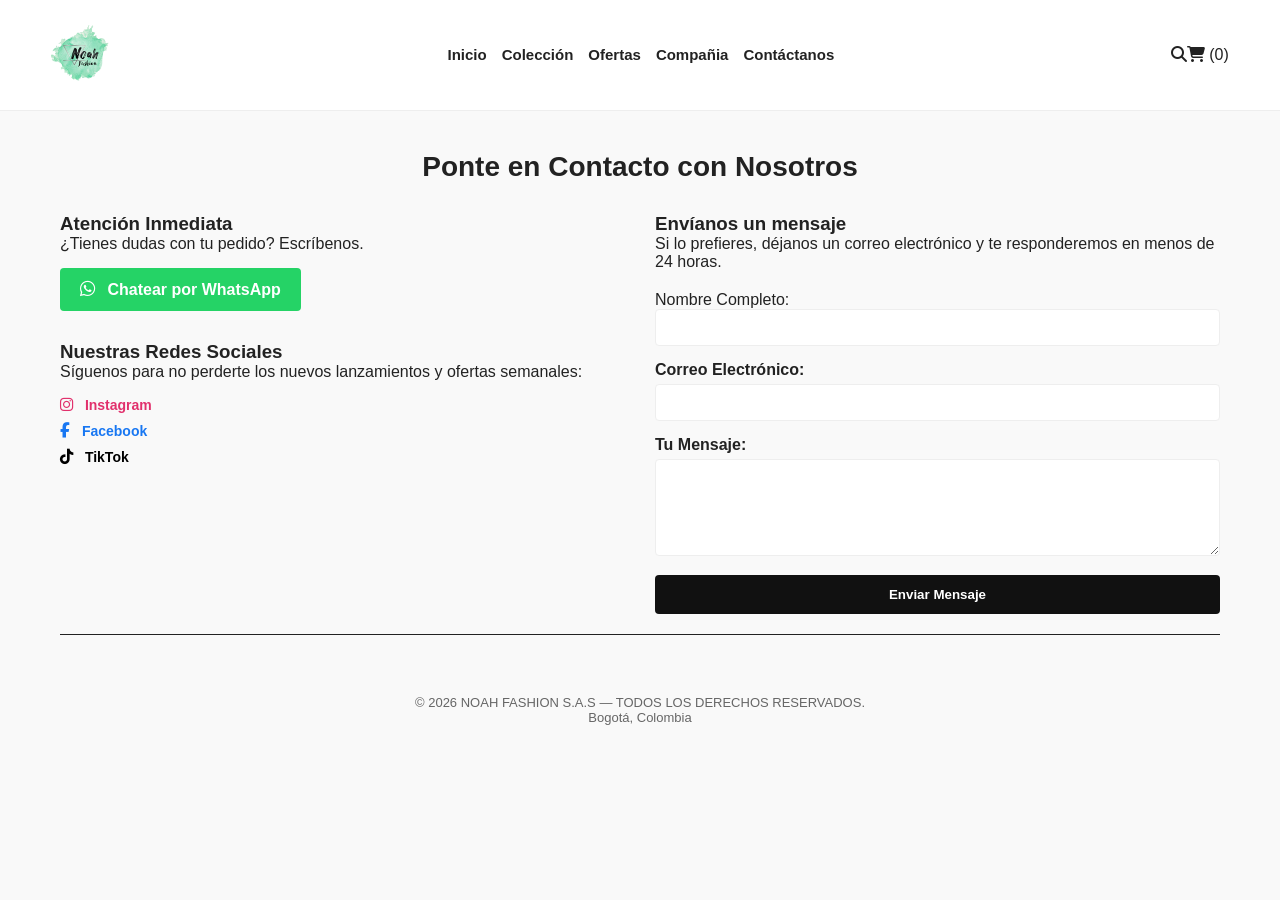
<file: Pages/contáctanos.html>
<!DOCTYPE html>
<html lang="es">
<head>
    <meta charset="UTF-8">
    <meta name="viewport" content="width=device-width, initial-scale=1.0">
    <link rel="stylesheet" href="https://cdnjs.cloudflare.com/ajax/libs/font-awesome/6.5.1/css/all.min.css">
    <link rel="stylesheet" href="../CSS/main.css">
    <title> Noah Fashion | Tienda de Ropa Casual y Tendencias </title>
    <meta name="description" content="Descubre la mejor ropa urbana y de moda casual para hombre y mujer. Envíos a toda Bogotá y calidad garantizada.">
    <meta name="keywords" content="ropa urbana, moda, camisetas, jeans, ropa casual, tienda de ropa">
    <meta name="author" content="Noah Fashion">
    <meta property="og:title" content="Noah Fashion - Tienda Online">
    <meta property="og:description" content="Define tu estilo con las últimas tendencias en ropa urbana.">
    <meta property="og:type" content="website">
    <meta property="og:image" content="https://noah-fashion.netlify.app/img/banner-og.jpg">
</head>
<body>

    <header class="main-header">
        <div class="logo">
            <a>
                <img src="../Images/NoahFa-Photoroom.png" alt="Noah Fashion Logo" class="logo-img">
            </a>
        </div>
        <nav class="nav-bar">
            <ul>
                <li><a href="../index.html">Inicio</a></li>
                <li><a href="colección.html">Colección</a></li>
                <li><a href="ofertas.html" class="link-ofertas">Ofertas</a></li>
                <li><a href="compañia.html">Compañia</a></li>
                <li><a href="contáctanos.html">Contáctanos</a></li>
            </ul>
        </nav>
        <div class="user-actions">
            <a href="#buscador-modal" class="icon-btn search-trigger" title="Buscar" aria-label="Abrir buscador">
                <i class="fa-solid fa-magnifying-glass"></i>
            </a>
            <a href="#carrito" class="cart-btn" aria-label="Abrir carrito">
                <i class="fa-solid fa-cart-shopping"></i> (0)
            </a>
        </div>
    </header>

    <main class="catalog-container">
        <h2 class="section-title">Ponte en Contacto con Nosotros</h2>
        
        <div class="footer-sections contact-container">
            
            <div class="footer-box contact-box contact-box-left">
                <h3>Atención Inmediata</h3>
                <p>¿Tienes dudas con tu pedido? Escríbenos.</p>
                
                <a href="https://wa.me/573203135812?text=Hola!%20Me%20gustaría%20hacer%20un%20pedido%20en%20la%20tienda%20Noah%20Fashion" 
                   target="_blank" 
                   class="btn-primary btn-whatsapp">
                   <i class="fa-brands fa-whatsapp"></i> Chatear por WhatsApp
                </a>

                <h3>Nuestras Redes Sociales</h3>
                <p>Síguenos para no perderte los nuevos lanzamientos y ofertas semanales:</p>
                
                <ul class="social-list">

                    <li>
                        <a href="https://instagram.com" target="_blank" rel="noopener" class="social-link instagram"><i class="fa-brands fa-instagram"></i> Instagram </a>
                    </li>
                    <li>
                        <a href="https://facebook.com" target="_blank" rel="noopener" class="social-link facebook"><i class="fa-brands fa-facebook-f"></i> Facebook</a>
                    </li>
                    <li>
                        <a href="https://tiktok.com" target="_blank" rel="noopener" class="social-link tiktok"><i class="fa-brands fa-tiktok"></i> TikTok</a>
                    </li>
                </ul>
            </div>

            <div class="footer-box contact-box">
                <h3>Envíanos un mensaje</h3>
                <p>Si lo prefieres, déjanos un correo electrónico y te responderemos en menos de 24 horas.</p>
                
                <form action="#" method="POST" class="contact-form">
                    <div class="form-group">
                        <label">Nombre Completo:</label>
                        <input type="text" class="form-control" required>
                    </div>
                    
                    <div class="form-group">
                        <label>Correo Electrónico:</label>
                        <input type="email" class="form-control" required>
                    </div>
                    
                    <div class="form-group">
                        <label>Tu Mensaje:</label>
                        <textarea class="form-control" rows="5" required></textarea>
                    </div>
                    
                    <button type="submit" class="btn-add">Enviar Mensaje</button>
                </form>
            </div>

        </div>
    </main>

    <script src="../JS/main.js"></script>

    <div id="buscador-modal" class="search-modal">
        <div class="search-modal-content">
            <a href="#" class="close-search">&times;</a>
            <h3>¿Qué estás buscando?</h3>
            <form action="#" method="GET" class="modal-search-form">
                <input type="text" placeholder="Escribe aquí (ej. Camiseta, Jean...)" required>
                <button type="submit" class="btn-primary">Buscar</button>
            </form>
        </div>
    </div>

    <!-- MODAL DEL CARRITO DE COMPRAS -->
    <div id="carrito-modal" class="search-modal">
        <div class="search-modal-content cart-modal-content">
            <a href="#" id="close-cart" class="close-search">&times;</a>
            <h3><i class="fa-solid fa-cart-shopping"></i> Tu Carrito</h3>
            <!-- Lista dinámica de productos -->
             <div id="lista-carrito" class="cart-items-container">
            <!-- Se llena automáticamente con JS -->
            </div>
            <div class="cart-total-box">
                <span>Total:</span>
                <strong id="total-carrito">$0</strong>
            </div>
            
            <div class="cart-actions">
                <button id="vaciar-carrito" class="btn-secondary">Vaciar</button>
                <button id="finalizar-compra" class="btn-checkout-whatsapp">
                    <i class="fa-brands fa-whatsapp"></i> Finalizar por WhatsApp
                </button>
            </div>
        </div>
    </div>

    <footer>
        <div class="footer-bottom">
            <p>&copy; 2026 NOAH FASHION S.A.S — TODOS LOS DERECHOS RESERVADOS.</p>
            <P>Bogotá, Colombia</P>
        </div>
    </footer>

</body>
</html>
</file>
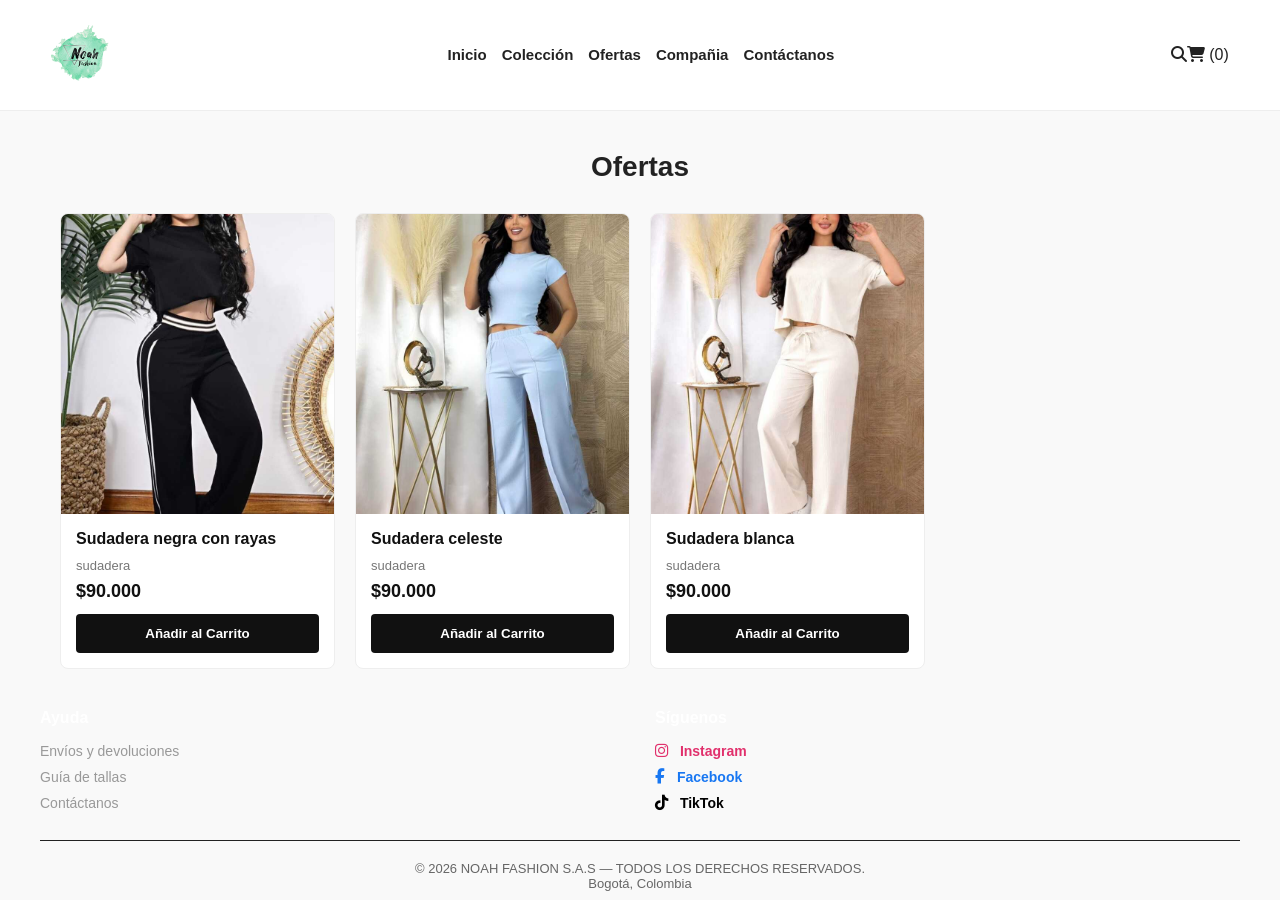
<file: Pages/ofertas.html>
<!DOCTYPE html>
<html lang="es">
<head>
    <meta charset="UTF-8">
    <meta name="viewport" content="width=device-width, initial-scale=1.0">
    <link rel="stylesheet" href="https://cdnjs.cloudflare.com/ajax/libs/font-awesome/6.5.1/css/all.min.css">
    <link rel="stylesheet" href="../CSS/main.css">
    <title> Noah Fashion | Tienda de Ropa Casual y Tendencias </title>
    <meta name="description" content="Descubre la mejor ropa urbana y de moda casual para hombre y mujer. Envíos a toda Bogotá y calidad garantizada.">
    <meta name="keywords" content="ropa urbana, moda, camisetas, jeans, ropa casual, tienda de ropa">
    <meta name="author" content="Noah Fashion">
    <meta property="og:title" content="Noah Fashion - Tienda Online">
    <meta property="og:description" content="Define tu estilo con las últimas tendencias en ropa urbana.">
    <meta property="og:type" content="website">
    <meta property="og:image" content="https://noah-fashion.netlify.app/img/banner-og.jpg">
</head>
<body>

    <header class="main-header">
         <div class="logo">
            <a>
                <img src="../Images/NoahFa-Photoroom.png" alt="Noah Fashion Logo" class="logo-img">
            </a>
        </div>
        <nav class="nav-bar">
            <ul>
                <li><a href="../index.html">Inicio</a></li>
                <li><a href="colección.html">Colección</a></li>
                <li><a href="ofertas.html" class="link-ofertas">Ofertas</a></li>
                <li><a href="compañia.html">Compañia</a></li>
                <li><a href="contáctanos.html">Contáctanos</a></li>
            </ul>
        </nav>
        <div class="user-actions">
            <a href="#buscador-modal" class="icon-btn search-trigger" title="Buscar" aria-label="Abrir buscador">
                <i class="fa-solid fa-magnifying-glass"></i>
            </a>
            <a href="#carrito" class="cart-btn" aria-label="Abrir carrito">
                <i class="fa-solid fa-cart-shopping"></i> (0)
            </a>
        </div>
    </header>

    <main class="catalog-container">
        <h2 class="section-title">Ofertas</h2>
        
        <div class="products-grid">
        
            <article class="product-card">
                <div class="product-image">
                    <img src="../Images/Sudadera negra con rayas.jpeg" alt="Sudadera negra con rayas">
                </div>
                <div class="product-info">
                    <h3>Sudadera negra con rayas</h3>
                    <p class="category">sudadera</p>
                    <p class="price">$90.000</p>
                    <button class="btn-add">Añadir al Carrito</button>
                </div>
            </article>

            <article class="product-card">
                    <div class="product-image">
                    <img src="../Images/Sudadera celeste.jpeg" alt="Sudadera celeste">
                </div>
                <div class="product-info">
                    <h3>Sudadera celeste</h3>
                    <p class="category">sudadera</p>
                    <p class="price">$90.000</p>
                    <button class="btn-add">Añadir al Carrito</button>
                </div>
            </article>

            <article class="product-card">
                    <div class="product-image">
                    <img src="../Images/Sudadera blanca.jpeg" alt="Sudadera blanca">
                </div>
                <div class="product-info">
                    <h3>Sudadera blanca</h3>
                    <p class="category">sudadera</p>
                    <p class="price">$90.000</p>
                    <button class="btn-add">Añadir al Carrito</button>
                </div>
            </article>
        </div>   
    </main>

    <script src="../JS/main.js"></script>

    <div id="buscador-modal" class="search-modal">
        <div class="search-modal-content">
            <a href="#" class="close-search">&times;</a>
            <h3>¿Qué estás buscando?</h3>
            <form action="#" method="GET" class="modal-search-form">
                <input type="text" placeholder="Escribe aquí (ej. Camiseta, Jean...)" required>
                <button type="submit" class="btn-primary">Buscar</button>
            </form>
        </div>
    </div>

    <!-- MODAL DEL CARRITO DE COMPRAS -->
    <div id="carrito-modal" class="search-modal">
        <div class="search-modal-content cart-modal-content">
            <a href="#" id="close-cart" class="close-search">&times;</a>
            <h3><i class="fa-solid fa-cart-shopping"></i> Tu Carrito</h3>
            <!-- Lista dinámica de productos -->
            <div id="lista-carrito" class="cart-items-container">
            <!-- Se llena automáticamente con JS -->
            </div>
            <div class="cart-total-box">
                <span>Total:</span>
                <strong id="total-carrito">$0</strong>
            </div>
            
            <div class="cart-actions">
                <button id="vaciar-carrito" class="btn-secondary">Vaciar</button>
                <button id="finalizar-compra" class="btn-checkout-whatsapp">
                    <i class="fa-brands fa-whatsapp"></i> Finalizar por WhatsApp
                </button>
            </div>
        </div>
    </div>

    <!-- MODAL 1: ENVÍOS Y DEVOLUCIONES -->
    <div id="modal-envios" class="search-modal">
        <div class="search-modal-content help-modal-content">
            <a href="#" class="close-search close-help">&times;</a>
            
            <h3><i class="fa-solid fa-truck-fast"></i> Envíos y Devoluciones</h3>
            <div class="help-body">
                <h4>🚚 Políticas de Envío</h4>
                <ul>
                    <li><strong>Envíos Nacionales:</strong> Entrega en 2 a 5 días hábiles a todo el país.</li>
                    <li><strong>Envío Gratis:</strong> En compras superiores a $150.000 COP.</li>
                    <li><strong>Rastreo:</strong> Recibirás un código de seguimiento a tu correo una vez despachado.</li>
                </ul>
                <hr class="help-divider">
                <h4>🔄 Devoluciones y Cambios</h4>
                <ul>
                    <li>Tienes hasta <strong>30 días calendario</strong> tras recibir tu compra para solicitar un cambio.</li>
                    <li>Las prendas deben estar sin usar, con sus etiquetas originales e higiénicas.</li>
                    <li>El primer cambio por talla es 100% gratuito.</li>
                </ul>
            </div>
        </div>
    </div>
    
    <!-- MODAL 2: GUÍA DE TALLAS -->
    <div id="modal-tallas" class="search-modal">
        <div class="search-modal-content help-modal-content">
            <a href="#" class="close-search close-help">&times;</a>
            
            <h3><i class="fa-solid fa-ruler-combined"></i> Guía de Tallas</h3>
            
            <div class="help-body">
                <p>Usa esta tabla como referencia para encontrar tu talla ideal en Noah Fashion:</p>
                
                <table class="size-table">
                    <thead>
                        <tr>
                            <th>Talla</th>
                            <th>Pecho (cm)</th>
                            <th>Cintura (cm)</th>
                            <th>Cadera (cm)</th>
                        </tr>
                    </thead>
                    <tbody>
                        <tr>
                            <td><strong>S</strong></td>
                            <td>88 - 94</td>
                            <td>74 - 80</td>
                            <td>90 - 96</td>
                        </tr>
                        <tr>
                            <td><strong>M</strong></td>
                            <td>95 - 101</td>
                            <td>81 - 87</td>
                            <td>97 - 103</td>
                        </tr>
                        <tr>
                            <td><strong>L</strong></td>
                            <td>102 - 108</td>
                            <td>88 - 94</td>
                            <td>104 - 110</td>
                        </tr>
                        <tr>
                            <td><strong>XL</strong></td>
                            <td>109 - 115</td>
                            <td>95 - 101</td>
                            <td>111 - 117</td>
                        </tr>
                    </tbody>
                </table>
                
                <p class="size-tip">💡 <em>Tip: Si estás entre dos tallas, te recomendamos elegir la más grande para un ajuste oversize más cómodo.</em></p>
            </div>
        </div>
    </div>

    <footer>
        <div class="footer-sections">
            <div class="footer-box">
                <h4>Ayuda</h4>
                <ul class="footer-links">
                    <li><a href="#modal-envios" class="open-help-modal">Envíos y devoluciones</a></li>
                    <li><a href="#modal-tallas" class="open-help-modal">Guía de tallas</a></li>
                    <li><a href="contáctanos.html">Contáctanos</a></li>
                </ul>
            </div>
            <div class="footer-box">
                <h4>Síguenos</h4>
                <ul class="social-list">

                    <li>
                        <a href="https://instagram.com" target="_blank" rel="noopener" class="social-link instagram"><i class="fa-brands fa-instagram"></i> Instagram </a>
                    </li>
                    <li>
                        <a href="https://facebook.com" target="_blank" rel="noopener" class="social-link facebook"><i class="fa-brands fa-facebook-f"></i> Facebook</a>
                    </li>
                    <li>
                        <a href="https://tiktok.com" target="_blank" rel="noopener" class="social-link tiktok"><i class="fa-brands fa-tiktok"></i> TikTok</a>
                    </li>
                </ul>
            </div>
        </div>
        <div class="footer-bottom">
            <p>&copy; 2026 NOAH FASHION S.A.S — TODOS LOS DERECHOS RESERVADOS.</p>
            <P>Bogotá, Colombia</P>
        </div>
    </footer>
</body>
</html>
</file>
<file: CSS/main.css>
/* Restablecimiento básico */
* {
 margin: 0;
 padding: 0;
 box-sizing: border-box;
 font-family: 'Segoe UI', Tahoma, Geneva, Verdana, sans-serif;
}

body {
 background-color: #f9f9f9;
 color: #222222;
}

a {
 text-decoration: none;
 color: inherit;
}

ul {
 list-style: none;
}

.main-header {
 background-color: #ffffff;
 display: flex;
 justify-content: space-between;
 align-items: center;
 flex-wrap: wrap;
 padding: 15px 4%;
 border-bottom: 1px solid #eeeeee;
 position: sticky;
 top: 0;
 z-index: 100;
}

.logo, .nav-bar, .user-actions {
 display: table-cell;
 vertical-align: middle;
}

.logo-img {
    height: 80px;
    width: auto;
    display: block;
}

.nav-bar {
 text-align: center;
}

.nav-bar ul {
 display: flex;
 flex-wrap: wrap;
 justify-content: center;
 gap: 15px;
}

.nav-bar ul li a {
 font-weight: 600;
 font-size: 15px;
 transition: color 0.3s;
}

.nav-bar ul li a:hover {
 color: #e74c3c;
}

.link-oferta {
 color: #e74c3c !important;
}

.user-actions {
 display: flex;
 align-items: center;
}

.search-trigger:hover,
.cart-btn:hover {
    color: #e74c3c;
}

.hero-banner {
 background-color: #1a1a1a;
 /* background-image: linear-gradient(rgba(0,0,0,0.4), rgba(0,0,0,0.4)), url('rutaimagen.jpg'); */
 background-size: cover;
 background-position: center;
 color: #ffffff;
 text-align: center;
 padding: 80px 20px;
}

.hero-content h2 {
 font-size: 38px;
 margin-bottom: 10px;
 letter-spacing: 2px;
}

.hero-content p {
 font-size: 18px;
 margin-bottom: 25px;
 color: #dddddd;
}

.btn-primary {
 display: inline-block;
 background-color: #ffffff;
 color: #111111;
 padding: 12px 30px;
 font-weight: 700;
 border-radius: 4px;
 transition: all 0.3s;
}

.btn-primary:hover {
 background-color: #e74c3c;
 color: #ffffff;
}

.catalog-container {
 max-width: 1200px;
 margin: 40px auto;
 padding: 0 20px;
}

.section-title {
 text-align: center;
 font-size: 28px;
 margin-bottom: 30px;
}

/* Diseño de tarjetas estructuradas */
.products-grid {
 display: grid;
 grid-template-columns: repeat(4, 1fr);
 gap: 20px;
 width: 100%;
}

.product-card {
 background-color: #ffffff;
 border: 1px solid #eeeeee;
 border-radius: 8px;
 overflow: hidden;
 display: flex;
 flex-direction: column;
 justify-content: space-between;
 transition: transform 0.3s ease, box-shadow 0.3s ease;
 width: 100%;
}

.product-card:hover {
 transform: translateY(-5px);
 box-shadow: 0 10px 20px rgba(0,0,0,0.08);
}

.product-image img {
 width: 100%;
 height: 300px;
 object-fit: cover;
 display: block;
}

.product-info {
 padding: 15px;
 display: flex;
 flex-direction: column;
 flex-grow: 1;
}

.product-info h3 {
 font-size: 16px;
 margin-bottom: 8px;
 color: #111111;
 line-height: 1.3;
}

.category {
 font-size: 13px;
 color: #777777;
 margin-bottom: 8px;
}

.price {
 font-size: 18px;
 font-weight: 700;
 color: #111111;
 margin-bottom: 12px;
 margin-top: auto;
}

.btn-add {
 width: 100%;
 background-color: #111111;
 color: #ffffff;
 border: none;
 padding: 12px;
 font-weight: 600;
 border-radius: 4px;
 cursor: pointer;
 transition: background 0.3s;
}

.btn-add:hover {
 background-color: #e74c3c;
}

.about-hero {
    text-align: center;
    margin-bottom: 40px;
}

.about-subtitle {
    font-size: 16px;
    color: #666666;
    margin-top: -15px;
}

.about-story-container {
    display: flex;
    gap: 30px;
    margin-bottom: 40px;
}

.about-story-text {
    flex: 2;
}

.about-story-text h3 {
    font-size: 22px;
    margin-bottom: 15px;
}

.about-story-text p {
    line-height: 1.6;
    color: #444444;
    margin-bottom: 15px;
}

.about-founder-card {
    flex: 1;
    background-color: #ffffff;
    border: 1px solid #eeeeee;
    padding: 20px;
    border-radius: 8px;
    text-align: center;
}

.founder-image img {
    width: 100%;
    height: 220px;
    object-fit: cover;
    border-radius: 6px;
    margin-bottom: 15px;
}

.founder-info h4 {
    font-size: 18px;
    margin-bottom: 2px;
}

.founder-title {
    font-size: 13px;
    color: #e74c3c;
    font-weight: 600;
    margin-bottom: 15px;
}

blockquote {
    font-style: italic;
    font-size: 13px;
    color: #666666;
    border-left: 3px solid #e74c3c;
    padding-left: 10px;
    text-align: left;
}

.divider {
    border: 0;
    height: 1px;
    background: #eeeeee;
    margin: 40px 0;
}

.about-mv-container{
    display: flex;
    gap: 20px;
    margin-bottom: 50px;
}

.mv-card {
    flex: 1;
    background-color: #ffffff;
    border: 1px solid #eeeeee;
    padding: 25px;
    border-radius: 6px;
}

.mv-icon {
    font-size: 28px;
    color: #e74c3c;
    margin-bottom: 10px;
}

.mv-card h3 {
    margin-bottom: 10px;
}

.mv-card p {
    color: #555555;
    line-height: 1.5;
    font-size: 14px;
}

.values-grid {
    display: grid;
    grid-template-columns: repeat(auto-fit, minmax(200px, 1fr));
    gap: 20px;
    width: 100%;
    margin-top: 20px;
}

.value-item {
    background-color: #ffffff;
    border: 1px solid #eeeeee;
    padding: 20px 15px;
    border-radius: 6px;
    text-align: center;
}

.value-item i {
    font-size: 26px;
    color: #111111;
    margin-bottom: 12px;
}

.value-item h4 {
    font-size: 15px;
    margin-bottom: 8px;
}

.value-item p {
    font-size: 13px;
    color: #666666;
    line-height: 1.4;
}

/* ==========================================
   ESTILOS PARA LA PÁGINA DE CONTACTO
   ========================================== */

/* Layout general de la sección de contacto */
.contact-container {
    border-bottom: none;
    margin-top: 20px;
}

.contact-box {
    color: #222222;
}

/* Botón especial de WhatsApp */
.btn-whatsapp {
    background-color: #25D366;
    color: white !important;
    display: inline-block;
    margin-top: 15px;
    margin-bottom: 30px;
    text-align: center;
    padding: 12px 20px;
    border-radius: 4px;
    font-weight: 600;
}

.btn-whatsapp:hover {
    background-color: #1eb954;
}

/* Lista de Redes Sociales */
.social-list {
    margin-top: 15px;
}

.social-list li {
    margin-bottom: 12px;
}

.social-link {
    font-weight: 600;
}

/* Colores específicos por red social */
.social-link.instagram {
    color: #E1306C;
}

.social-link.facebook {
    color: #1877F2;
}

.social-link.tiktok {
    color: #000000;
}

/* Espaciado para los iconos dentro de enlaces y botones */
.social-link i, 
.btn-whatsapp i {
    margin-right: 8px;
    font-size: 1.1em;
}

/* Formulario de Contacto */
.contact-form {
    margin-top: 20px;
}

.form-group {
    margin-bottom: 15px;
}

.form-group label {
    display: block;
    margin-bottom: 5px;
    font-weight: 600;
}

.form-control {
    width: 100%;
    padding: 10px;
    border: 1px solid #eeeeee;
    border-radius: 4px;
    font-family: inherit;
}

textarea.form-control {
    resize: vertical;
}

.btn-submit {
    width: auto;
    padding: 12px 30px;
}

/* Ocultar la ventana de búsqueda por defecto */
.search-modal {
    position: fixed;
    top: 0;
    left: 0;
    width: 100%;
    height: 100%;
    background-color: rgba(0, 0, 0, 0.7); /* Fondo oscuro semitransparente */
    z-index: 1000;
    display: none; /* Oculto inicialmente */
    align-items: center;
    justify-content: center;
}

/* TRUCO CSS: Muestra el modal únicamente cuando la URL tiene #buscador-modal */
.search-modal:target {
    display: flex;
}

/* Caja de búsqueda centrada */
.search-modal-content {
    background-color: #ffffff;
    padding: 30px;
    border-radius: 8px;
    width: 90%;
    max-width: 450px;
    text-align: center;
    position: relative;
    box-shadow: 0 5px 15px rgba(0,0,0,0.3);
}

.search-modal-content h3 {
    margin-bottom: 20px;
    font-size: 20px;
}

/* Botón 'X' para cerrar */
.close-search {
    position: absolute;
    top: 10px;
    right: 15px;
    font-size: 28px;
    color: #888888;
    text-decoration: none;
    font-weight: bold;
}

.close-search:hover {
    color: #e74c3c;
}

/* Formulario dentro del modal */
.modal-search-form input[type="text"] {
    width: 100%;
    padding: 12px;
    border: 1px solid #cccccc;
    border-radius: 4px;
    font-size: 14px;
    margin-bottom: 15px;
}

.modal-search-form .btn-primary {
    width: 100%;
    border: none;
    cursor: pointer;
}

/* Estilos específicos para la ventana del carrito */
.cart-modal-content, .help-modal-content {
    max-width: 500px;
    text-align: left;
}

.cart-modal-content h3, .help-modal-content h3 {
    text-align: center;
    border-bottom: 1px solid #eeeeee;
    padding-bottom: 15px;
    margin-bottom: 15px;
}

.cart-items-container, .help-body {
    max-height: 250px;
    overflow-y: auto;
    margin-bottom: 20px;
}

.cart-empty {
    text-align: center;
    color: #777777;
    padding: 20px 0;
}

.cart-item {
    display: flex;
    justify-content: space-between;
    align-items: center;
    padding: 10px 0;
    border-bottom: 1px solid #f4f4f4;
}

.cart-item-info strong {
    display: block;
    font-size: 14px;
    color: #111111;
}

.cart-item-info span {
    font-size: 13px;
    color: #e74c3c;
    font-weight: 600;
}

.btn-remove {
    background: none;
    border: none;
    color: #e74c3c;
    font-size: 20px;
    cursor: pointer;
    padding: 0 10px;
}

.cart-total-box {
    display: flex;
    justify-content: space-between;
    font-size: 18px;
    padding: 15px 0;
    border-top: 2px solid #111111;
    margin-bottom: 15px;
}

.cart-actions {
    display: flex;
    gap: 10px;
}

.btn-secondary {
    background-color: #eeeeee;
    color: #333333;
    border: none;
    padding: 10px;
    border-radius: 4px;
    cursor: pointer;
    font-weight: 600;
}

.btn-checkout-whatsapp {
    background-color: #25D366;
    color: #ffffff;
    width: 100%;
    border: none;
    padding: 12px;
    border-radius: 4px;
    font-weight: 600;
    cursor: pointer;
}

/* ==========================================
   ESTILOS DE MODALES DE AYUDA Y TABLA DE TALLAS
   ========================================== */

.help-body h4 {
    margin-top: 10px;
    color: #e74c3c;
}

.help-body ul {
    list-style: disc;
    padding-left: 20px;
    margin-bottom: 15px;
}

.help-body li {
    font-size: 13px;
    color: #444444;
    margin-bottom: 6px;
}

/* Tabla de Tallas Semántica */
.size-table {
    width: 100%;
    border-collapse: collapse;
    margin: 15px 0;
    font-size: 13px;
}

.size-table th, .size-table td {
    padding: 10px;
    border: 1px solid #eeeeee;
    text-align: center;
}

.size-table th {
    background-color: #111111;
    color: #ffffff;
}

.main-footer {
 background-color: #111111;
 color: #ffffff;
 padding: 40px 20px 20px 20px;
 margin-top: 50px;
}

.footer-sections {
 max-width: 1200px;
 margin: 0 auto;
 display: flex;
 justify-content: space-between;
 gap: 30px;
 border-bottom: 1px solid #222222;
 padding-bottom: 20px;
}

.footer-box {
 flex: 1;
}

.footer-box h4 {
 font-size: 16px;
 margin-bottom: 15px;
 color: #ffffff;
}

.footer-box ul li {
 margin-bottom: 8px;
}

.footer-box ul li a {
 color: #999999;
 font-size: 14px;
}

.footer-box ul li a:hover {
 color: #ffffff;
}

.footer-bottom {
 text-align: center;
 padding-top: 20px;
 font-size: 13px;
 color: #666666;
}

/* ==========================================
   9. MEDIA QUERIES (ADAPTACIÓN A MÓVILES)
   ========================================== */
@media (max-width: 768px) {
    .main-header {
        flex-direction: column;
        gap: 15px;
        text-align: center;
    }

    .user-actions {
        margin-top: 10px;
    }

    .about-story-container, 
    .about-mv-container, 
    .footer-sections {
        flex-direction: column;
    }

    .products-grid {
        grid-template-columns: 1fr; /* 1 columna completa en celulares */
    }

    .product-image img {
        height: 320px; /* Fotos altas e impecables en pantalla pequeña */
    }

    .hero-content h2 {
        font-size: 28px;
    }
}

/* Adaptación para Tablets */
@media (max-width: 992px) {
    .products-grid {
        grid-template-columns: repeat(2, 1fr); /* 2 columnas en tablets */
    }
}

/* Adaptación para Celulares */
@media (max-width: 576px) {
    .products-grid {
        grid-template-columns: 1fr; /* 1 columna cómoda en móviles */
    }

    .product-image img {
        height: 350px; /* Foto más amplia para ver bien el detalle en el teléfono */
    }
}
</file>
